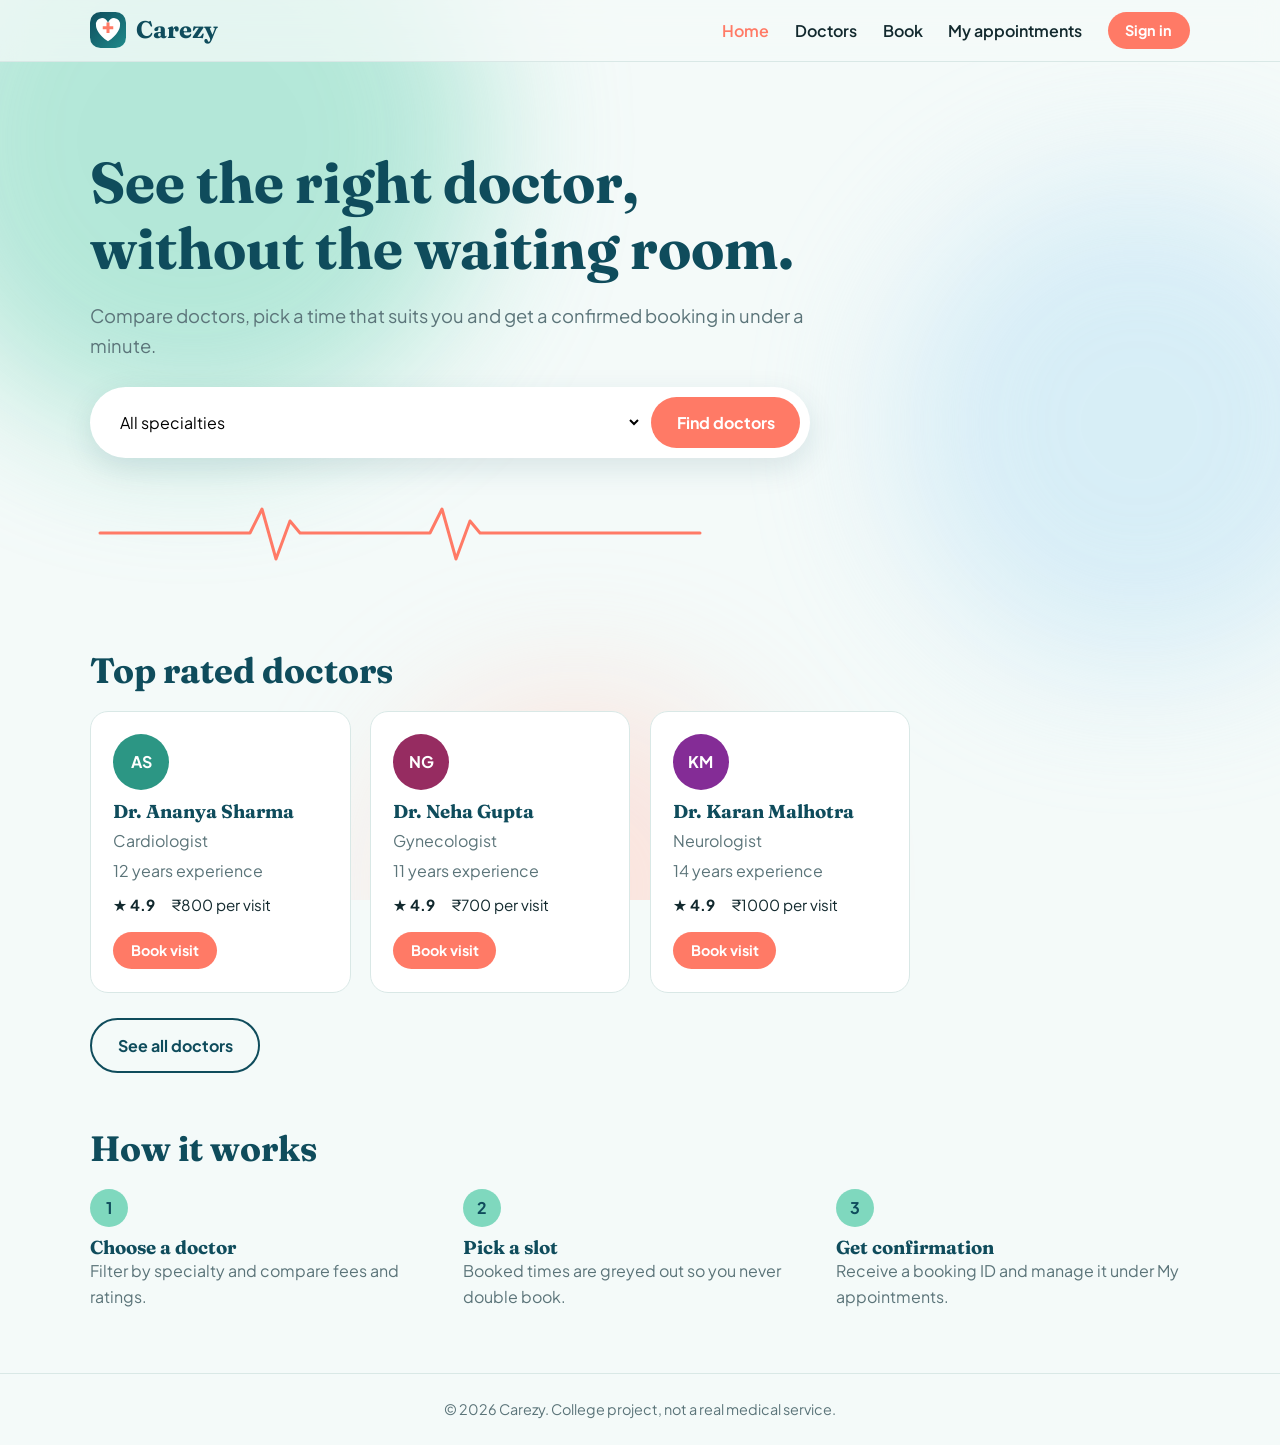
<file: index.html>
<!DOCTYPE html>
<html lang="en">
<head>
<meta charset="UTF-8">
<meta name="viewport" content="width=device-width,initial-scale=1">
<link rel="icon" href="assets/logo.svg">
<link href="https://fonts.googleapis.com/css2?family=Fraunces:wght@600;700&family=Plus+Jakarta+Sans:wght@400;600;700&display=swap" rel="stylesheet">
<link rel="stylesheet" href="css/style.css">
<title>Carezy | Book a doctor online</title>
</head>
<body>
<main class="wrap">
  <div class="hero">
    <h1>See the right doctor, without the waiting room.</h1>
    <p>Compare doctors, pick a time that suits you and get a confirmed booking in under a minute.</p>
    <form class="search" action="doctors.html">
      <select name="spec" aria-label="Specialty"><option value="All">All specialties</option></select>
      <button class="btn">Find doctors</button>
    </form>
    <svg class="ecg" viewBox="0 0 600 70" aria-hidden="true"><path d="M0 40H150l12-24 14 50 14-38 10 12H330l12-24 14 50 14-38 10 12H600"/></svg>
  </div>

  <section>
    <h2>Top rated doctors</h2>
    <div class="grid" id="list" data-limit="3"></div><br>
    <a class="btn ghost" href="doctors.html">See all doctors</a>
  </section>

  <section>
    <h2>How it works</h2>
    <div class="steps">
      <div><h3>Choose a doctor</h3><p class="muted">Filter by specialty and compare fees and ratings.</p></div>
      <div><h3>Pick a slot</h3><p class="muted">Booked times are greyed out so you never double book.</p></div>
      <div><h3>Get confirmation</h3><p class="muted">Receive a booking ID and manage it under My appointments.</p></div>
    </div>
  </section>
</main>
<script src="js/data.js"></script>
<script src="js/ui.js"></script>
<script src="js/doctors.js"></script>
<script>
  const s = document.querySelector(".search select");
  SPECIALTIES.forEach(x => s.add(new Option(x, x)));
</script>
</body>
</html>
</file>
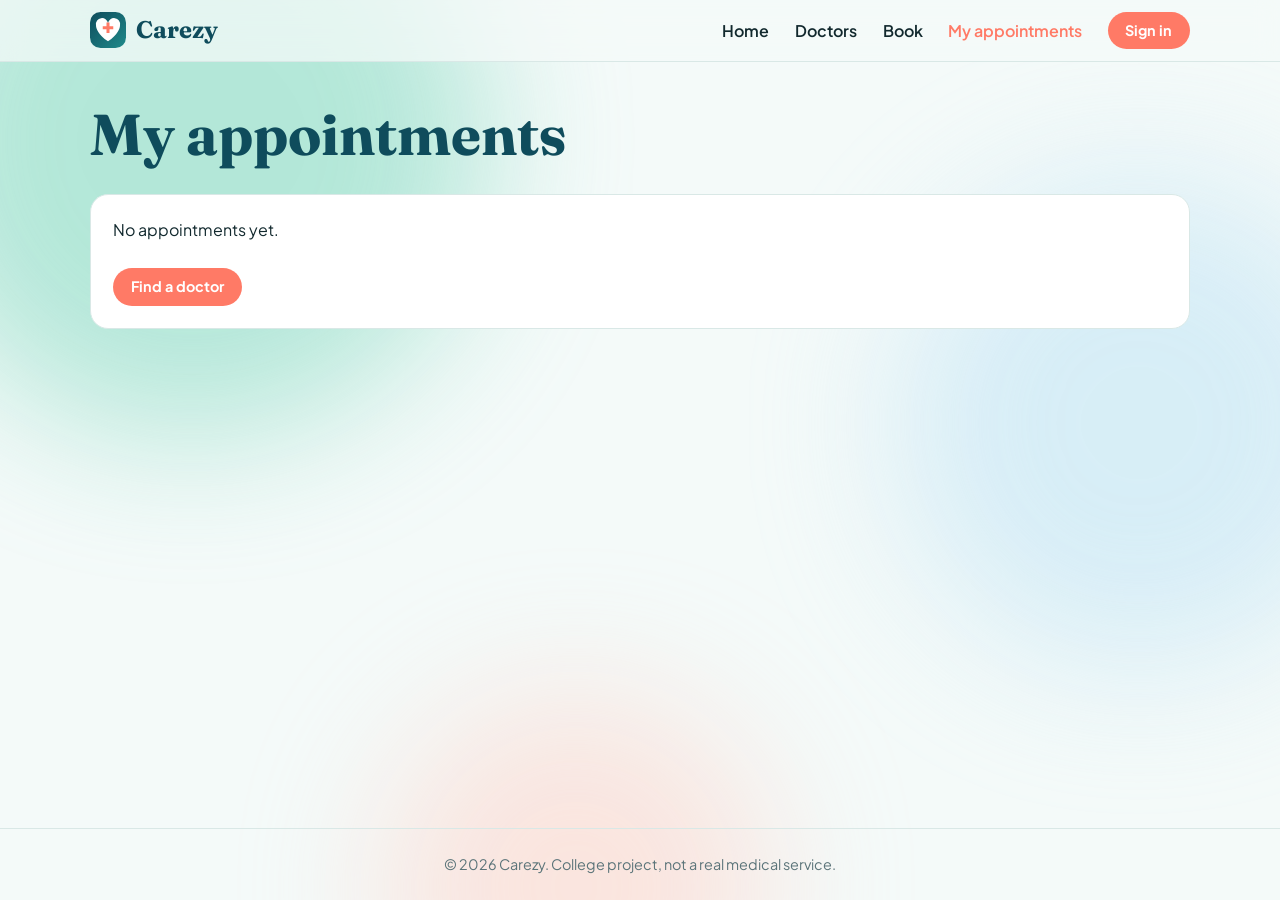
<file: appointments.html>
<!DOCTYPE html>
<html lang="en">
<head>
<meta charset="UTF-8">
<meta name="viewport" content="width=device-width,initial-scale=1">
<link rel="icon" href="assets/logo.svg">
<link href="https://fonts.googleapis.com/css2?family=Fraunces:wght@600;700&family=Plus+Jakarta+Sans:wght@400;600;700&display=swap" rel="stylesheet">
<link rel="stylesheet" href="css/style.css">
<title>My appointments | Carezy</title>
</head>
<body>
<main class="wrap">
  <h1>My appointments</h1><br>
  <div id="appts"></div>
</main>
<script src="js/data.js"></script>
<script src="js/ui.js"></script>
<script src="js/appointments.js"></script>
</body>
</html>
</file>
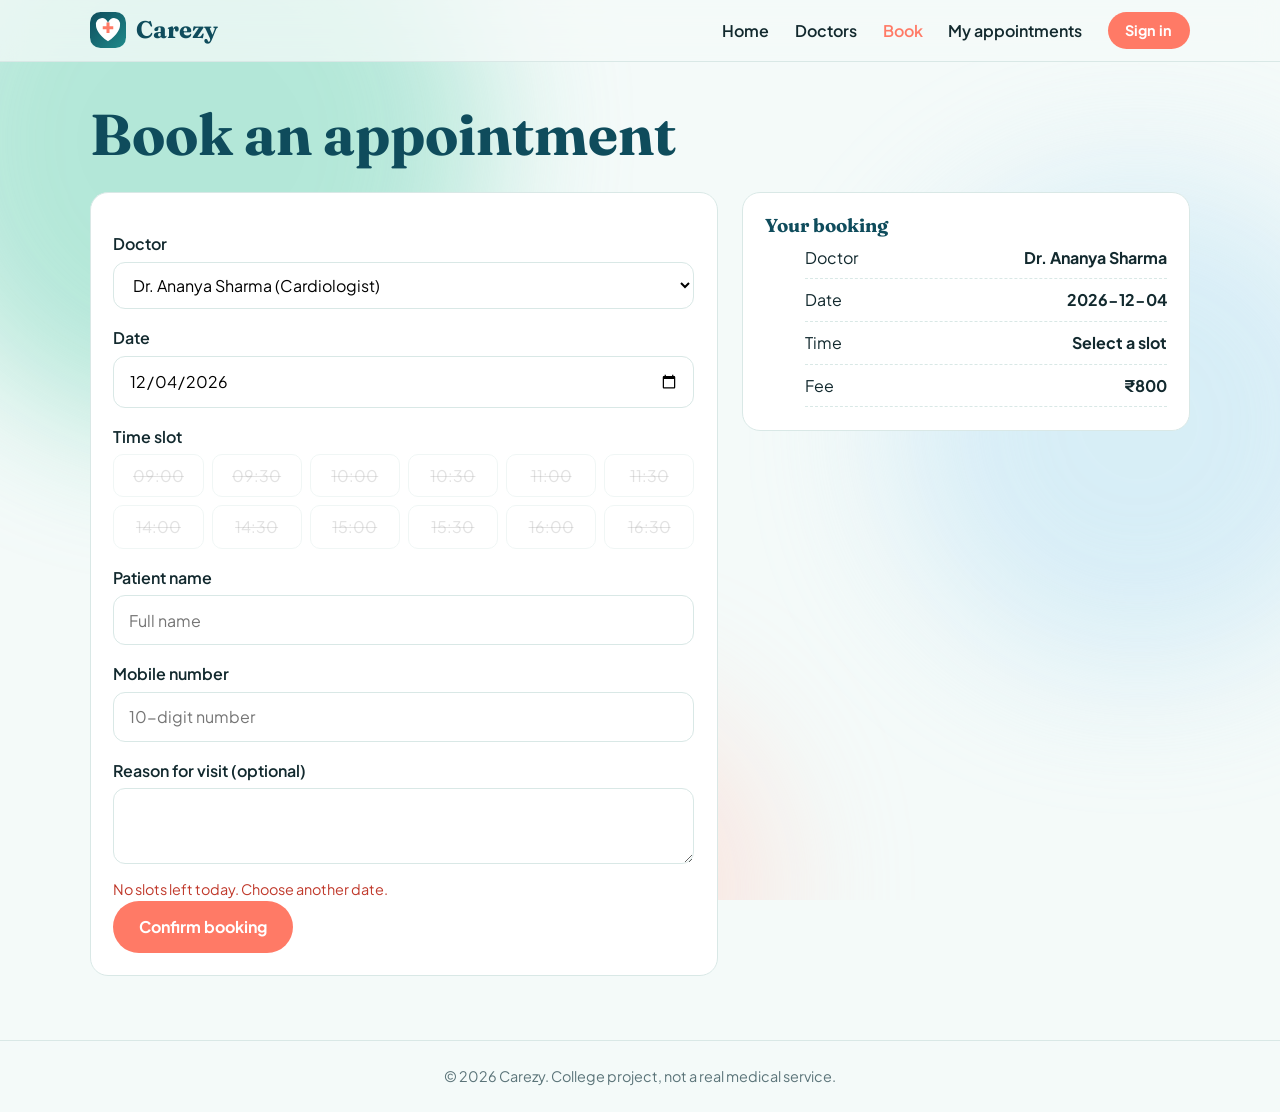
<file: book.html>
<!DOCTYPE html>
<html lang="en">
<head>
<meta charset="UTF-8">
<meta name="viewport" content="width=device-width,initial-scale=1">
<link rel="icon" href="assets/logo.svg">
<link href="https://fonts.googleapis.com/css2?family=Fraunces:wght@600;700&family=Plus+Jakarta+Sans:wght@400;600;700&display=swap" rel="stylesheet">
<link rel="stylesheet" href="css/style.css">
<title>Book appointment | Carezy</title>
</head>
<body>
<main class="wrap">
  <h1>Book an appointment</h1>
  <div class="book">
    <div class="card" id="formWrap">
      <form id="form" novalidate>
        <label for="doctor">Doctor</label><select id="doctor"></select>
        <label for="date">Date</label><input type="date" id="date">
        <label>Time slot</label><div class="slots" id="slots"></div>
        <label for="name">Patient name</label><input id="name" placeholder="Full name" autocomplete="name">
        <label for="phone">Mobile number</label><input id="phone" placeholder="10-digit number" inputmode="numeric" maxlength="10">
        <label for="reason">Reason for visit (optional)</label><textarea id="reason" rows="2"></textarea>
        <p class="err" id="err" role="alert"></p>
        <button class="btn">Confirm booking</button>
      </form>
    </div>
    <aside><div class="card"><h3>Your booking</h3><ul class="sum" id="sum"></ul></div></aside>
  </div>
  <div class="card ok" id="done">
    <h2>Booking confirmed</h2>
    <p id="doneText"></p>
    <p>Your booking ID is <b id="ref"></b></p><br>
    <a class="btn" href="appointments.html">View my appointments</a>
  </div>
</main>
<script src="js/data.js"></script>
<script src="js/ui.js"></script>
<script src="js/booking.js"></script>
</body>
</html>
</file>
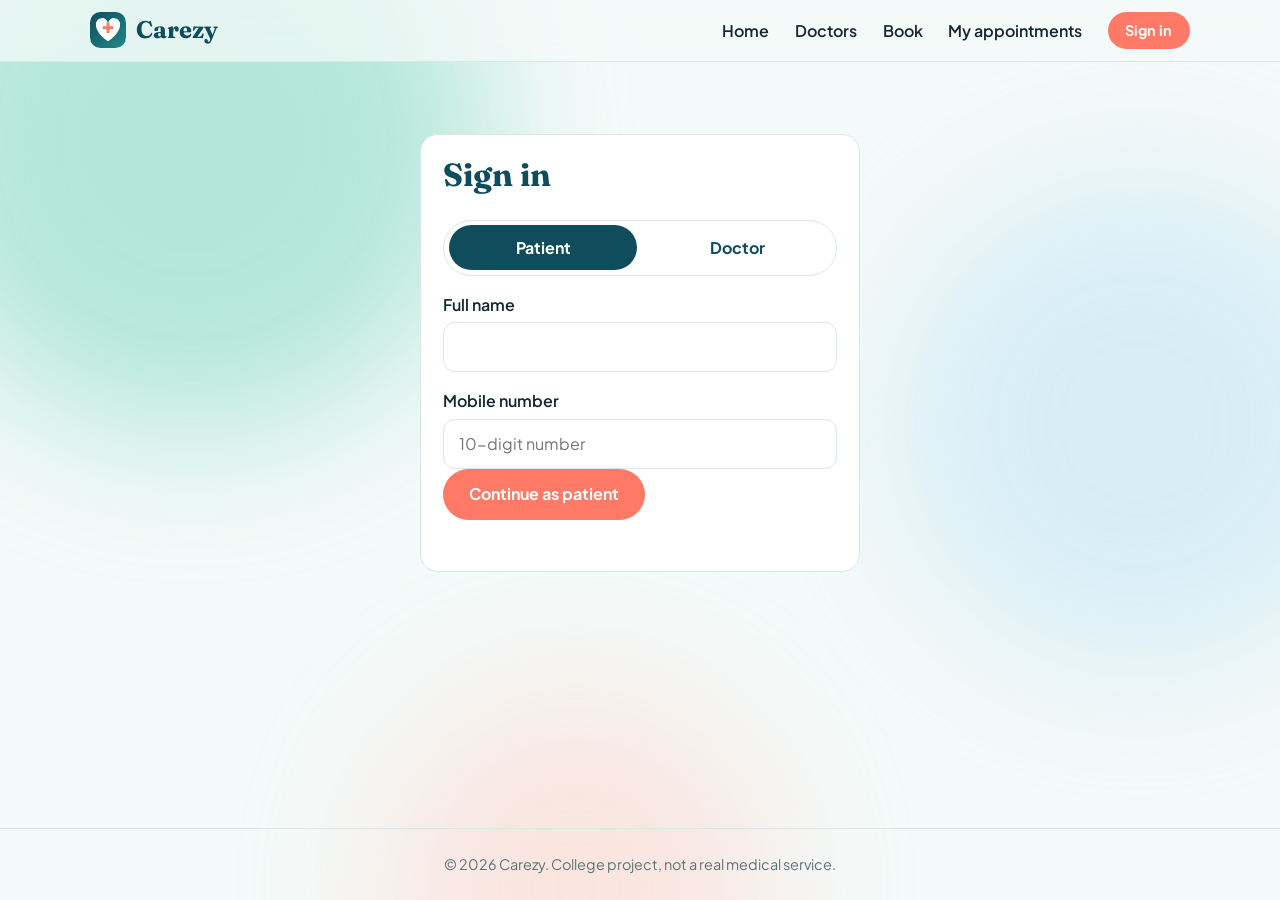
<file: doctor.html>
<!DOCTYPE html>
<html lang="en">
<head>
<meta charset="UTF-8">
<meta name="viewport" content="width=device-width,initial-scale=1">
<link rel="icon" href="assets/logo.svg">
<link href="https://fonts.googleapis.com/css2?family=Fraunces:wght@600;700&family=Plus+Jakarta+Sans:wght@400;600;700&display=swap" rel="stylesheet">
<link rel="stylesheet" href="css/style.css">
<title>Doctor dashboard | Carezy</title>
</head>
<body>
<main class="wrap">
  <h1>Doctor dashboard</h1>
  <p class="muted" id="hello"></p>
  <div class="stats" id="stats"></div>
  <div class="chips" id="chips">
    <button class="chip on" data-f="Booked">Upcoming</button>
    <button class="chip" data-f="Completed">Completed</button>
    <button class="chip" data-f="Cancelled">Cancelled</button>
    <button class="chip" data-f="All">All</button>
  </div>
  <div id="appts" style="margin-top:1.2rem"></div>
</main>
<script src="js/data.js"></script>
<script src="js/ui.js"></script>
<script src="js/doctor.js"></script>
</body>
</html>
</file>
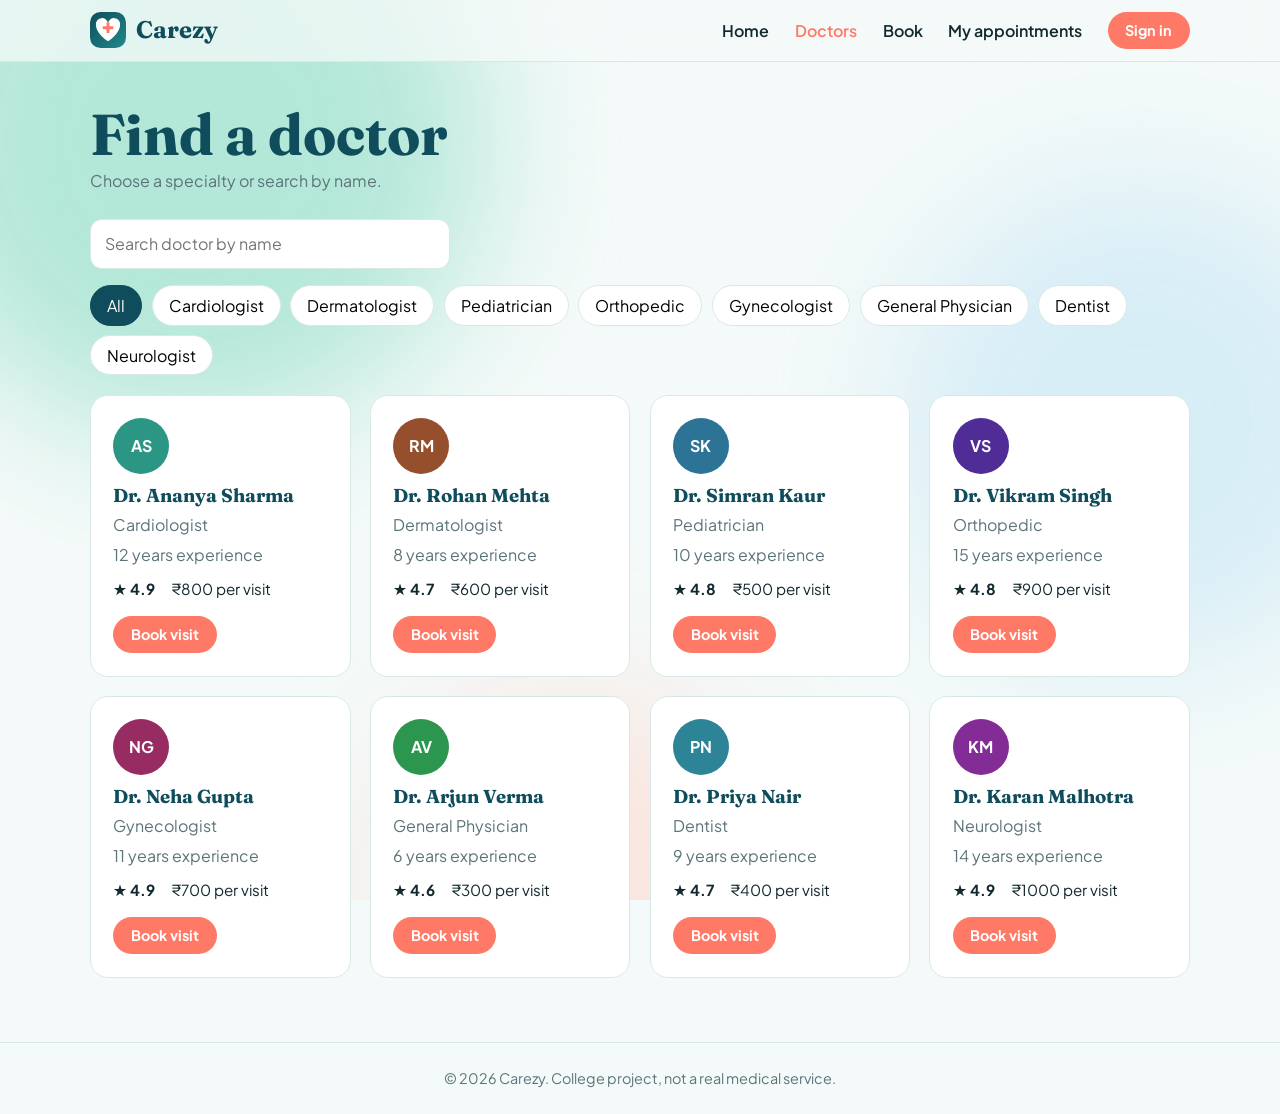
<file: doctors.html>
<!DOCTYPE html>
<html lang="en">
<head>
<meta charset="UTF-8">
<meta name="viewport" content="width=device-width,initial-scale=1">
<link rel="icon" href="assets/logo.svg">
<link href="https://fonts.googleapis.com/css2?family=Fraunces:wght@600;700&family=Plus+Jakarta+Sans:wght@400;600;700&display=swap" rel="stylesheet">
<link rel="stylesheet" href="css/style.css">
<title>Doctors | Carezy</title>
</head>
<body>
<main class="wrap">
  <h1>Find a doctor</h1>
  <p class="muted">Choose a specialty or search by name.</p><br>
  <input id="q" placeholder="Search doctor by name" aria-label="Search doctor" style="max-width:360px">
  <div class="chips" id="chips"></div>
  <div class="grid" id="list"></div>
</main>
<script src="js/data.js"></script>
<script src="js/ui.js"></script>
<script src="js/doctors.js"></script>
</body>
</html>
</file>
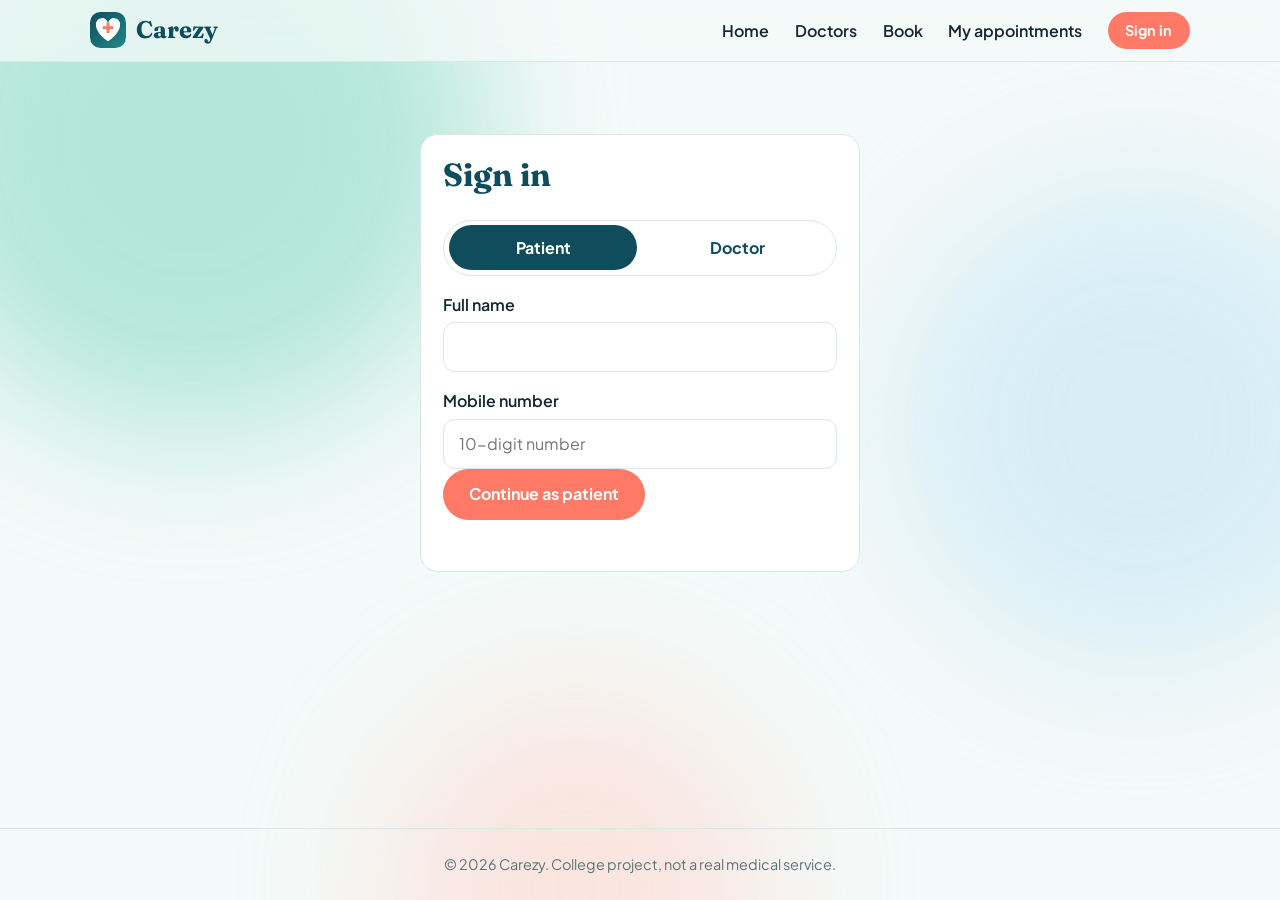
<file: login.html>
<!DOCTYPE html>
<html lang="en">
<head>
<meta charset="UTF-8">
<meta name="viewport" content="width=device-width,initial-scale=1">
<link rel="icon" href="assets/logo.svg">
<link href="https://fonts.googleapis.com/css2?family=Fraunces:wght@600;700&family=Plus+Jakarta+Sans:wght@400;600;700&display=swap" rel="stylesheet">
<link rel="stylesheet" href="css/style.css">
<title>Sign in | Carezy</title>
</head>
<body>
<main class="wrap"><div class="card auth">
  <h1 style="font-size:2rem">Sign in</h1><br>
  <div class="tabs">
    <button class="tab on" data-role="patient" type="button">Patient</button>
    <button class="tab" data-role="doctor" type="button">Doctor</button>
  </div>
  <form id="patientForm" novalidate>
    <label for="pname">Full name</label><input id="pname" autocomplete="name">
    <label for="pphone">Mobile number</label><input id="pphone" inputmode="numeric" maxlength="10" placeholder="10-digit number">
    <br><button class="btn">Continue as patient</button>
  </form>
  <form id="doctorForm" novalidate style="display:none">
    <label for="docSel">Doctor</label><select id="docSel"></select>
    <label for="pass">Password</label><input id="pass" type="password" autocomplete="current-password">
    <p class="muted" style="font-size:.85rem;margin-top:.4rem">Demo password: doctor123</p>
    <br><button class="btn">Sign in as doctor</button>
  </form>
  <p class="err" id="err" role="alert"></p>
</div></main>
<script src="js/data.js"></script>
<script src="js/ui.js"></script>
<script src="js/login.js"></script>
</body>
</html>
</file>
<file: css/style.css>
:root{--ink:#12292E;--teal:#0F4C5C;--mint:#7FD8BE;--coral:#FF7A66;--bg:#F4FAF9;--muted:#5B7479;--line:#D9E8E6}
*{box-sizing:border-box;margin:0}
body{font-family:'Plus Jakarta Sans',system-ui,sans-serif;color:var(--ink);background:var(--bg);line-height:1.6;min-height:100vh;display:flex;flex-direction:column}
h1,h2,h3{font-family:'Fraunces',Georgia,serif;color:var(--teal);line-height:1.15}
h1{font-size:clamp(2.2rem,5vw,3.6rem)}h2{font-size:clamp(1.6rem,3vw,2.2rem);margin-bottom:.5rem}
a{color:inherit;text-decoration:none}
.wrap{width:min(1100px,92%);margin:auto}
main{flex:1;padding:2.5rem 0 4rem}
.muted{color:var(--muted)}
/* animated background */
.bg{position:fixed;inset:0;z-index:-1;overflow:hidden}
.bg span{position:absolute;border-radius:50%;filter:blur(70px);opacity:.55;animation:float 18s ease-in-out infinite alternate}
.bg span:nth-child(1){width:46vw;height:46vw;background:var(--mint);top:-12vw;left:-8vw}
.bg span:nth-child(2){width:38vw;height:38vw;background:#BFE3F5;right:-8vw;top:20vh;animation-delay:-6s}
.bg span:nth-child(3){width:30vw;height:30vw;background:#FFD3C9;left:30vw;bottom:-14vw;animation-delay:-11s}
@keyframes float{to{transform:translate(6vw,5vh) scale(1.15)}}
/* navbar */
nav{position:sticky;top:0;z-index:5;backdrop-filter:blur(12px);background:rgba(244,250,249,.75);border-bottom:1px solid var(--line)}
nav .wrap{display:flex;align-items:center;justify-content:space-between;padding:.7rem 0}
.brand{display:flex;align-items:center;gap:.6rem;font-family:'Fraunces',serif;font-size:1.5rem;font-weight:700;color:var(--teal)}
.brand img{width:36px;height:36px}
nav ul{display:flex;gap:1.6rem;list-style:none;font-weight:600}
nav a.on{color:var(--coral)}
/* buttons */
.btn{display:inline-block;background:var(--coral);color:#fff;border:0;border-radius:999px;padding:.8rem 1.6rem;cursor:pointer;font:inherit;font-weight:700;transition:transform .15s,box-shadow .15s}
.btn:hover{transform:translateY(-2px);box-shadow:0 8px 20px rgba(255,122,102,.4)}
.btn.sm{padding:.45rem 1.1rem;font-size:.9rem}
.btn.ghost{background:transparent;color:var(--teal);border:2px solid var(--teal)}
:focus-visible{outline:3px solid var(--teal);outline-offset:2px}
/* hero */
.hero{padding:3rem 0 2rem;display:grid;gap:1.2rem;max-width:720px}
.hero p{font-size:1.15rem;color:var(--muted)}
.search{display:flex;flex-wrap:wrap;gap:.6rem;background:#fff;padding:.6rem;border-radius:999px;box-shadow:0 10px 30px rgba(15,76,92,.12);margin-top:.5rem}
.search select{flex:1;min-width:180px;border:0;background:none;font:inherit;padding:.5rem 1rem}
.ecg{width:100%;max-width:620px;height:70px;margin-top:1rem}
.ecg path{fill:none;stroke:var(--coral);stroke-width:3;stroke-linecap:round;stroke-linejoin:round;stroke-dasharray:900;animation:beat 4s linear infinite}
@keyframes beat{from{stroke-dashoffset:900}to{stroke-dashoffset:-900}}
section{margin-top:3.5rem}
/* cards */
.grid{display:grid;grid-template-columns:repeat(auto-fill,minmax(230px,1fr));gap:1.2rem;margin-top:1.2rem}
.card{background:#fff;border:1px solid var(--line);border-radius:18px;padding:1.4rem}
.doc{display:flex;flex-direction:column;gap:.3rem;align-items:flex-start;transition:transform .2s}
.doc:hover{transform:translateY(-4px)}
.av{width:56px;height:56px;border-radius:50%;display:grid;place-items:center;font-weight:700;color:#fff;background:hsl(var(--h),55%,38%);margin-bottom:.4rem}
.meta{display:flex;gap:1rem;font-size:.95rem;margin:.3rem 0 .6rem}
.chips{display:flex;flex-wrap:wrap;gap:.6rem;margin-top:1rem}
.chip{background:#fff;border:1.5px solid var(--line);border-radius:999px;padding:.4rem 1rem;font:inherit;cursor:pointer}
.chip.on,.chip:hover{background:var(--teal);color:#fff;border-color:var(--teal)}
.steps{counter-reset:s;display:grid;grid-template-columns:repeat(auto-fit,minmax(230px,1fr));gap:1.2rem;margin-top:1.2rem}
.steps div{counter-increment:s}.steps div::before{content:counter(s);display:grid;place-items:center;width:38px;height:38px;border-radius:50%;background:var(--mint);color:var(--teal);font-weight:700;margin-bottom:.6rem}
/* booking form */
.book{display:grid;grid-template-columns:1.4fr 1fr;gap:1.5rem;margin-top:1.5rem}
label{display:block;font-weight:600;margin:1rem 0 .3rem}
input,select,textarea{width:100%;padding:.7rem .9rem;border:1.5px solid var(--line);border-radius:12px;font:inherit;background:#fff}
.slots{display:grid;grid-template-columns:repeat(auto-fill,minmax(80px,1fr));gap:.5rem}
.slot{padding:.5rem;border-radius:10px;border:1.5px solid var(--line);background:#fff;cursor:pointer;font:inherit}
.slot.on{background:var(--teal);color:#fff;border-color:var(--teal)}
.slot:disabled{opacity:.4;text-decoration:line-through;cursor:not-allowed}
.err{color:#C0392B;font-size:.9rem;min-height:1.3rem;margin-top:.5rem}
.sum li{list-style:none;display:flex;justify-content:space-between;padding:.5rem 0;border-bottom:1px dashed var(--line)}
.ok{text-align:center;display:none}.ok h2{margin:.6rem 0}
.row{display:flex;justify-content:space-between;align-items:center;gap:1rem;flex-wrap:wrap}
.row+.row{margin-top:1rem}
.tag{font-size:.8rem;font-weight:700;padding:.2rem .7rem;border-radius:999px;background:var(--mint);color:var(--teal)}
.tag.x{background:#FFD3C9;color:#9b3b2c}
.toast{position:fixed;bottom:24px;left:50%;transform:translateX(-50%);background:var(--teal);color:#fff;padding:.8rem 1.4rem;border-radius:12px;z-index:9;animation:pop .3s}
@keyframes pop{from{opacity:0;transform:translate(-50%,10px)}}
footer{border-top:1px solid var(--line);padding:1.5rem 0;text-align:center;color:var(--muted);font-size:.9rem}
@media(max-width:760px){.book{grid-template-columns:1fr}nav ul{gap:.9rem;font-size:.9rem}.brand span{display:none}}
@media(prefers-reduced-motion:reduce){*{animation:none!important;transition:none!important}}
/* sign in + doctor dashboard */
nav ul{flex-wrap:wrap;align-items:center}
.auth{max-width:440px;margin:2rem auto}
.tabs{display:flex;gap:.4rem;background:#fff;padding:.3rem;border-radius:999px;border:1px solid var(--line);margin-bottom:.5rem}
.tab{flex:1;border:0;background:none;padding:.6rem;border-radius:999px;font:inherit;font-weight:700;cursor:pointer;color:var(--teal)}
.tab.on{background:var(--teal);color:#fff}
.stats{display:grid;grid-template-columns:repeat(auto-fit,minmax(150px,1fr));gap:1rem;margin:1.2rem 0}
.stats h3{font-size:2rem}
.tag.done{background:#BFE3F5;color:var(--teal)}
.acts{display:flex;gap:.5rem;justify-content:flex-end}
</file>
